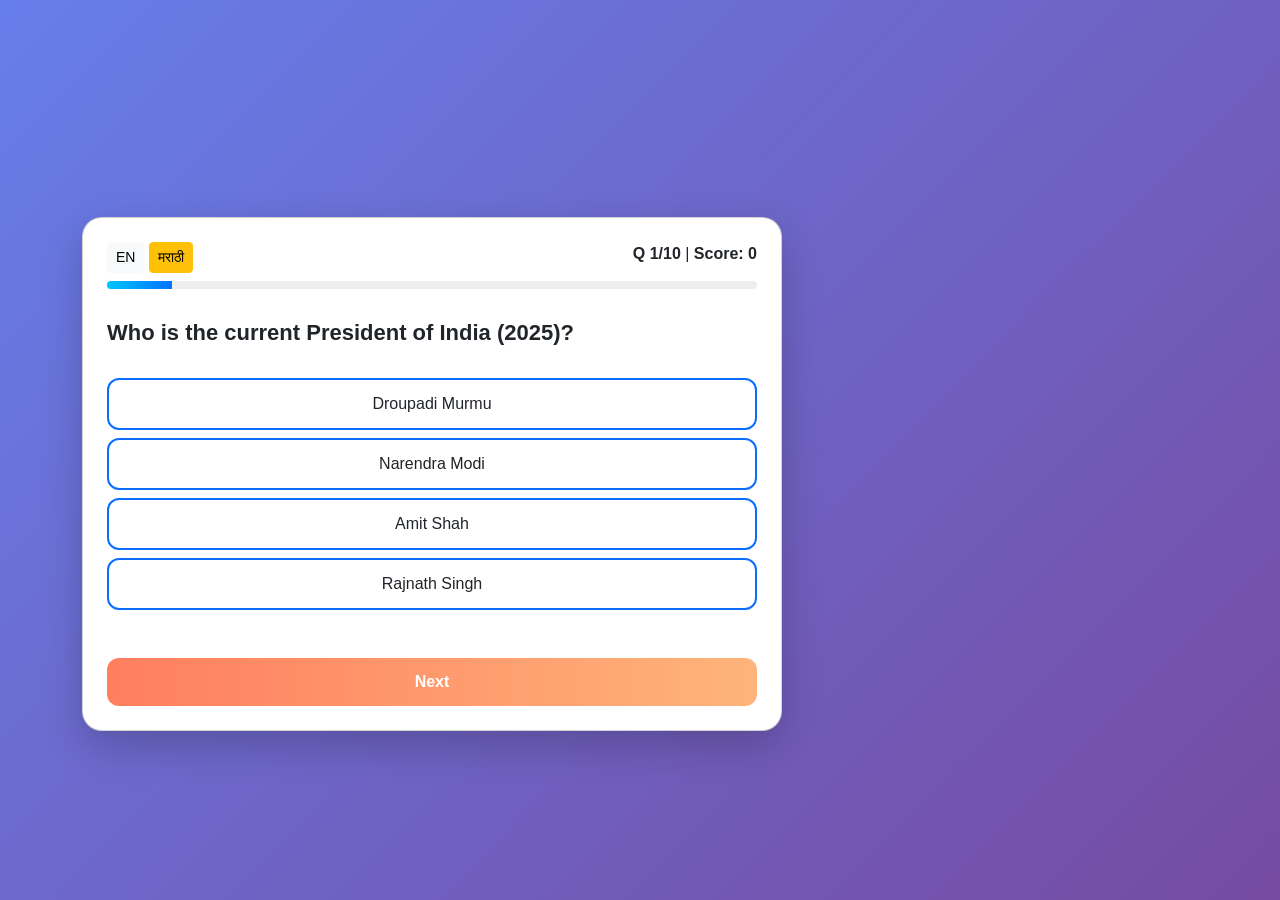
<file: index.html>
<!DOCTYPE html>
<html>
<head>
    <title>MPSC Quiz</title>

    <meta name="viewport" content="width=device-width, initial-scale=1.0">

    <!-- Bootstrap -->
    <link href="https://cdn.jsdelivr.net/npm/bootstrap@5.3.0/dist/css/bootstrap.min.css" rel="stylesheet">

    <!-- CSS -->
    <link rel="stylesheet" href="style.css">
</head>

<body>

<div class="container mt-5">

    <div class="card quiz-card p-4">

        <!-- Top Bar -->
        <div class="d-flex justify-content-between mb-2">
            <div>
                <button class="btn btn-sm btn-light" onclick="setLang('en')">EN</button>
                <button class="btn btn-sm btn-warning" onclick="setLang('mr')">मराठी</button>
            </div>
            <div>
                <b id="qNumber"></b> | <b id="score"></b>
            </div>
        </div>

        <!-- Progress -->
        <div class="progress mb-3">
            <div id="progressBar" class="progress-bar"></div>
        </div>

        <!-- Question -->
        <h4 id="question"></h4>

        <!-- Options -->
        <div id="options" class="mt-3"></div>

        <!-- Explanation -->
        <p id="explanation" class="mt-3"></p>

        <!-- Next -->
        <button class="btn btn-next mt-3" onclick="nextQuestion()">Next</button>

    </div>

</div>

<script>
let data = [];
let current = 0;
let score = 0;
let lang = 'en';

fetch('questions.json')
.then(res => res.json())
.then(q => {
    data = q;
    loadQuestion();
});

function setLang(l) {
    lang = l;
    loadQuestion();
}

function loadQuestion() {
    let q = data[current];

    document.getElementById("qNumber").innerText =
        (lang === 'en' ? "Q " : "प्रश्न ") + (current + 1) + "/" + data.length;

    document.getElementById("score").innerText =
        (lang === 'en' ? "Score: " : "गुण: ") + score;

    let percent = ((current + 1) / data.length) * 100;
    document.getElementById("progressBar").style.width = percent + "%";

    let question = lang === 'en' ? q.question_en : q.question_mr;
    let options = lang === 'en' ? q.options_en : q.options_mr;

    document.getElementById("question").innerText = question;

    let optionsHtml = "";

    options.forEach(opt => {
        optionsHtml += `
            <button class="btn option-btn w-100 mt-2"
                onclick="checkAnswer(this,'${opt}')">
                ${opt}
            </button>`;
    });

    document.getElementById("options").innerHTML = optionsHtml;
}

function checkAnswer(btn, selected) {
    let q = data[current];

    let correct = lang === 'en' ? q.answer_en : q.answer_mr;
    let explanation = lang === 'en' ? q.explanation_en : q.explanation_mr;

    let buttons = document.querySelectorAll("#options button");

    buttons.forEach(b => {
        if (b.innerText === correct) {
            b.classList.add("correct");
        }
        b.disabled = true;
    });

    if (selected === correct) {
        btn.classList.add("correct");
        score++;
    } else {
        btn.classList.add("wrong");
    }

    document.getElementById("explanation").innerText = explanation;
}

function nextQuestion() {
    current++;

    if (current < data.length) {
        document.getElementById("explanation").innerText = "";
        loadQuestion();
    } else {
        showResult();
    }
}

function showResult() {
    document.body.innerHTML = `
        <div class="container text-center mt-5">
            <div class="card p-5 shadow">
                <h2>${lang === 'en' ? 'Quiz Completed' : 'क्विझ पूर्ण'}</h2>
                <h3>${lang === 'en' ? 'Score' : 'गुण'}: ${score}/${data.length}</h3>
                <a href="quiz.html" class="btn btn-primary mt-3">Restart</a>
            </div>
        </div>
    `;
}
</script>

</body>
</html>
</file>
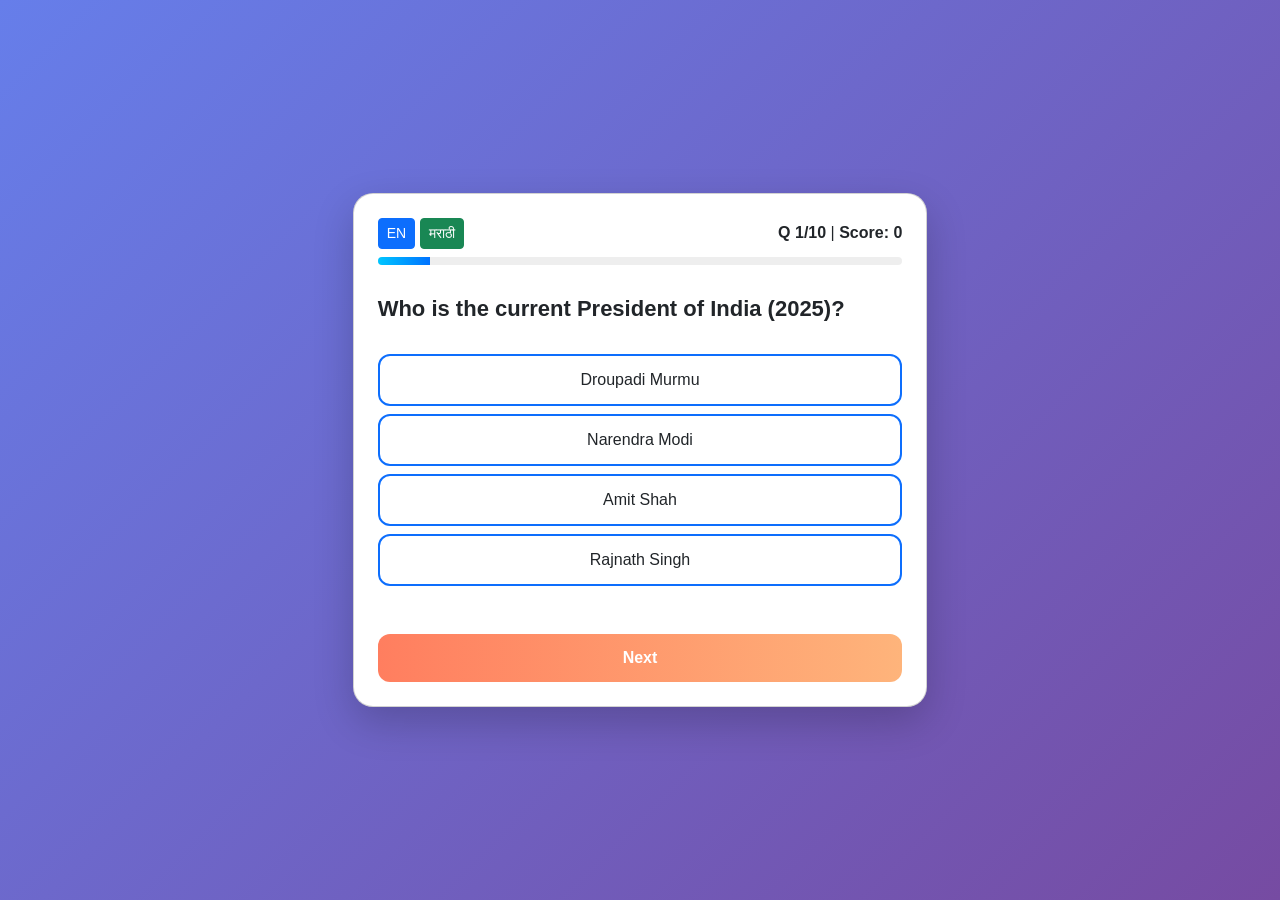
<file: quiz.html>
<!DOCTYPE html>
<html>
<head>
    <title>MPSC Quiz</title>

    <meta name="viewport" content="width=device-width, initial-scale=1.0">

    <!-- Bootstrap -->
    <link href="https://cdn.jsdelivr.net/npm/bootstrap@5.3.0/dist/css/bootstrap.min.css" rel="stylesheet">

    <!-- CSS -->
    <link rel="stylesheet" href="style.css">
</head>

<body>

<div class="d-flex align-items-center justify-content-center" style="min-height:100vh;">

    <div class="card quiz-card p-4">

        <!-- Top Bar -->
       <div class="top-bar mb-2">
    <div>
        <button class="btn btn-sm btn-primary" onclick="setLang('en')">EN</button>
        <button class="btn btn-sm btn-success" onclick="setLang('mr')">मराठी</button>
    </div>
    <div>
        <b id="qNumber"></b> | <b id="score"></b>
    </div>
</div>

        <!-- Progress -->
        <div class="progress mb-3">
            <div id="progressBar" class="progress-bar"></div>
        </div>

        <!-- Question -->
        <h4 id="question"></h4>

        <!-- Options -->
        <div id="options" class="mt-3"></div>

        <!-- Explanation -->
        <p id="explanation" class="mt-3"></p>

        <!-- Next -->
        <button class="btn btn-next mt-3" onclick="nextQuestion()">Next</button>

    </div>

</div>

<script>
let data = [];
let current = 0;
let score = 0;
let lang = 'en';

fetch('questions.json')
.then(res => res.json())
.then(q => {
    data = q;
    loadQuestion();
});

function setLang(l) {
    lang = l;
    loadQuestion();
}

function loadQuestion() {
    let q = data[current];

    document.getElementById("qNumber").innerText =
        (lang === 'en' ? "Q " : "प्रश्न ") + (current + 1) + "/" + data.length;

    document.getElementById("score").innerText =
        (lang === 'en' ? "Score: " : "गुण: ") + score;

    let percent = ((current + 1) / data.length) * 100;
    document.getElementById("progressBar").style.width = percent + "%";

    let question = lang === 'en' ? q.question_en : q.question_mr;
    let options = lang === 'en' ? q.options_en : q.options_mr;

    document.getElementById("question").innerText = question;

    let optionsHtml = "";

    options.forEach(opt => {
        optionsHtml += `
            <button class="btn option-btn w-100 mt-2"
                onclick="checkAnswer(this,'${opt}')">
                ${opt}
            </button>`;
    });

    document.getElementById("options").innerHTML = optionsHtml;
}

function checkAnswer(btn, selected) {
    let q = data[current];

    let correct = lang === 'en' ? q.answer_en : q.answer_mr;
    let explanation = lang === 'en' ? q.explanation_en : q.explanation_mr;

    let buttons = document.querySelectorAll("#options button");

    buttons.forEach(b => {
        if (b.innerText === correct) {
            b.classList.add("correct");
        }
        b.disabled = true;
    });

    if (selected === correct) {
        btn.classList.add("correct");
        score++;
    } else {
        btn.classList.add("wrong");
    }

    document.getElementById("explanation").innerText = explanation;
}

function nextQuestion() {
    current++;

    if (current < data.length) {
        document.getElementById("explanation").innerText = "";
        loadQuestion();
    } else {
        showResult();
    }
}

function showResult() {
    document.body.innerHTML = `
        <div class="container text-center mt-5">
            <div class="card p-5 shadow">
                <h2>${lang === 'en' ? 'Quiz Completed' : 'क्विझ पूर्ण'}</h2>
                <h3>${lang === 'en' ? 'Score' : 'गुण'}: ${score}/${data.length}</h3>
                <a href="quiz.html" class="btn btn-primary mt-3">Restart</a>
            </div>
        </div>
    `;
}
</script>

</body>
</html>
</file>
<file: style.css>
/* ===== Background ===== */
body {
    font-family: 'Segoe UI', sans-serif;
    background: linear-gradient(135deg, #667eea, #764ba2);
    min-height: 100vh;
    display: flex;
    align-items: center;
    justify-content: center;
}

/* ===== Card ===== */
.quiz-card {
    width: 100%;
    max-width: 700px;
    border-radius: 20px;
    background: white;
    padding: 25px;
    box-shadow: 0 15px 40px rgba(0,0,0,0.2);
    animation: fadeIn 0.5s ease-in-out;
}

/* ===== Animation ===== */
@keyframes fadeIn {
    from { opacity: 0; transform: translateY(20px); }
    to { opacity: 1; transform: translateY(0); }
}

/* ===== Question ===== */
#question {
    font-size: 22px;
    font-weight: 600;
    margin-top: 15px;
}

/* ===== Options ===== */
.option-btn {
    border-radius: 12px;
    padding: 12px;
    font-size: 16px;
    transition: all 0.3s ease;
    border: 2px solid #0d6efd;
}

.option-btn:hover {
    background: #0d6efd;
    color: white;
    transform: scale(1.02);
}

/* ===== Correct / Wrong ===== */
.correct {
    background: #28a745 !important;
    color: white;
}

.wrong {
    background: #dc3545 !important;
    color: white;
}

/* ===== Top Bar ===== */
.top-bar {
    display: flex;
    justify-content: space-between;
    align-items: center;
}

/* ===== Progress ===== */
.progress {
    height: 8px;
    border-radius: 10px;
    background: #eee;
}

.progress-bar {
    background: linear-gradient(90deg, #00c6ff, #0072ff);
}

/* ===== Next Button ===== */
.btn-next {
    width: 100%;
    border-radius: 12px;
    padding: 12px;
    font-weight: 600;
    background: linear-gradient(90deg, #ff7e5f, #feb47b);
    border: none;
    color: white;
}

.btn-next:hover {
    opacity: 0.9;
}

/* ===== Mobile ===== */
@media (max-width: 576px) {
    #question {
        font-size: 18px;
    }
}
</file>
